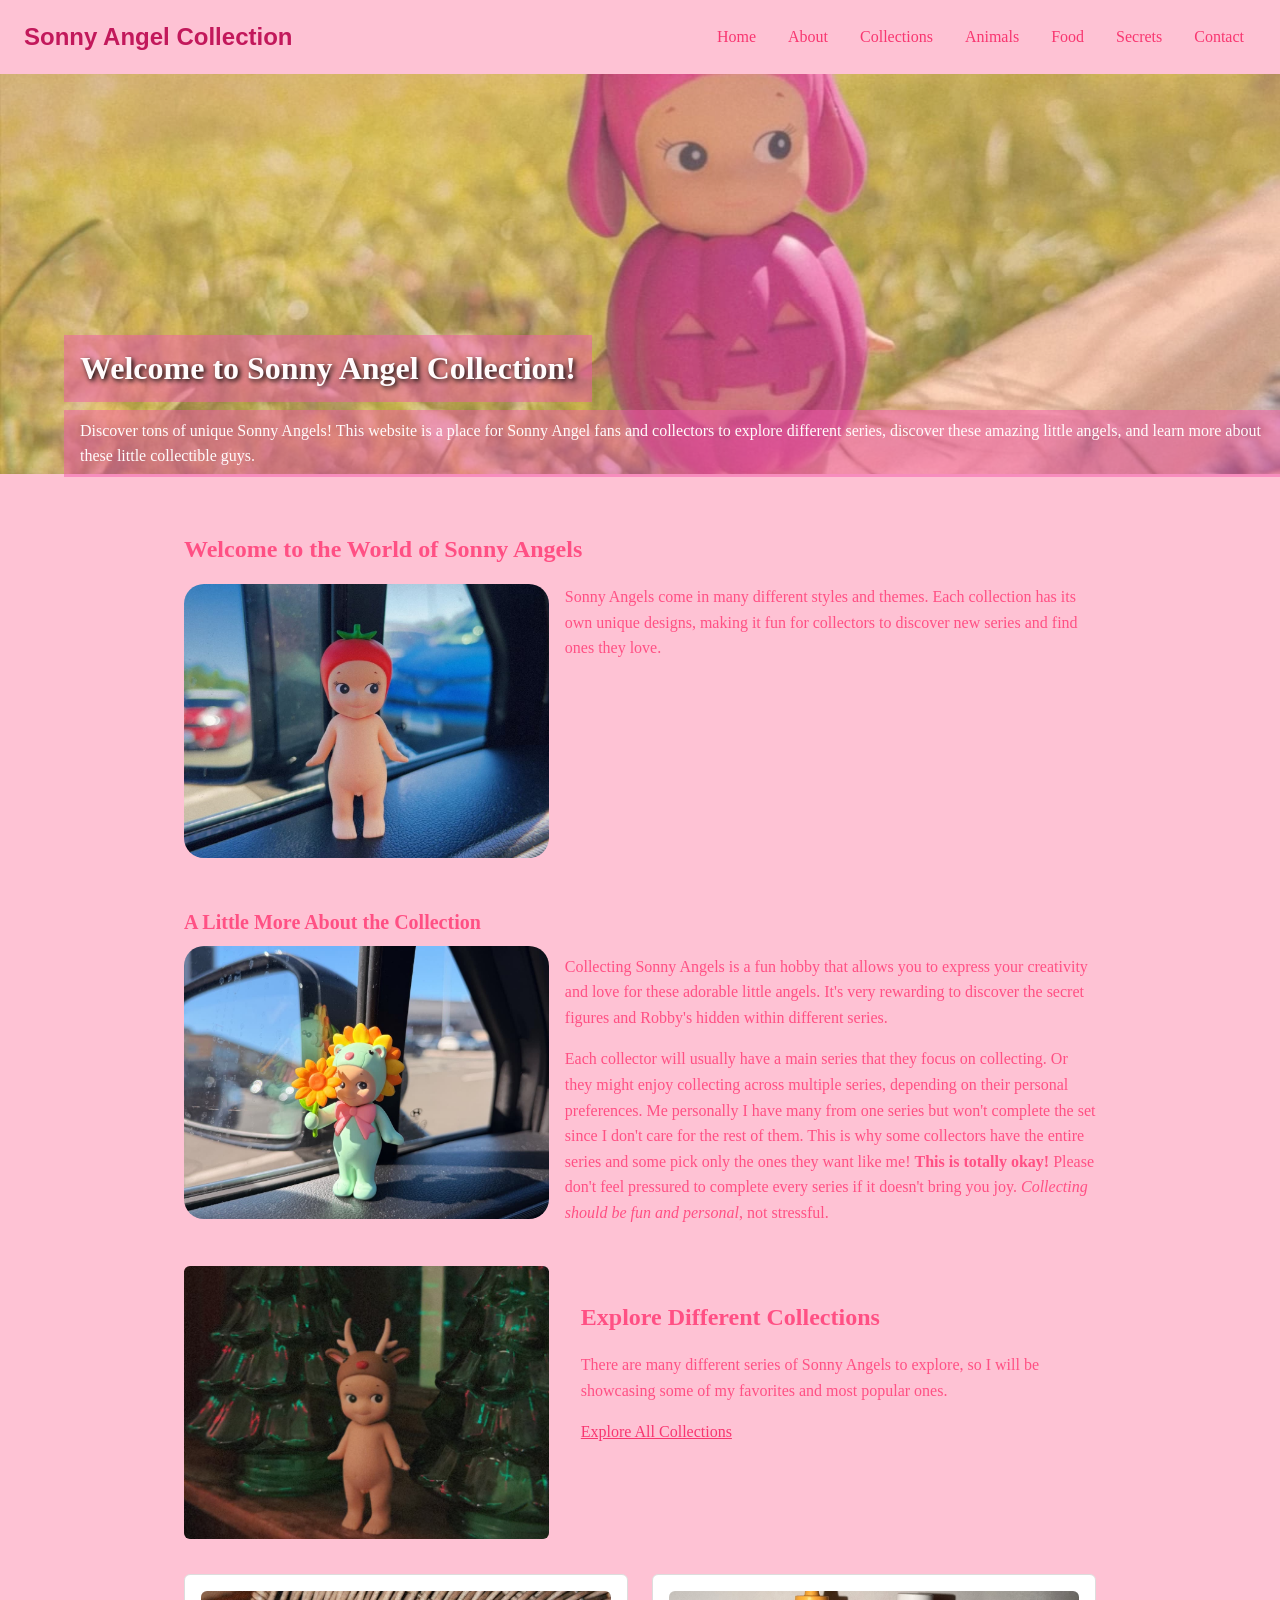
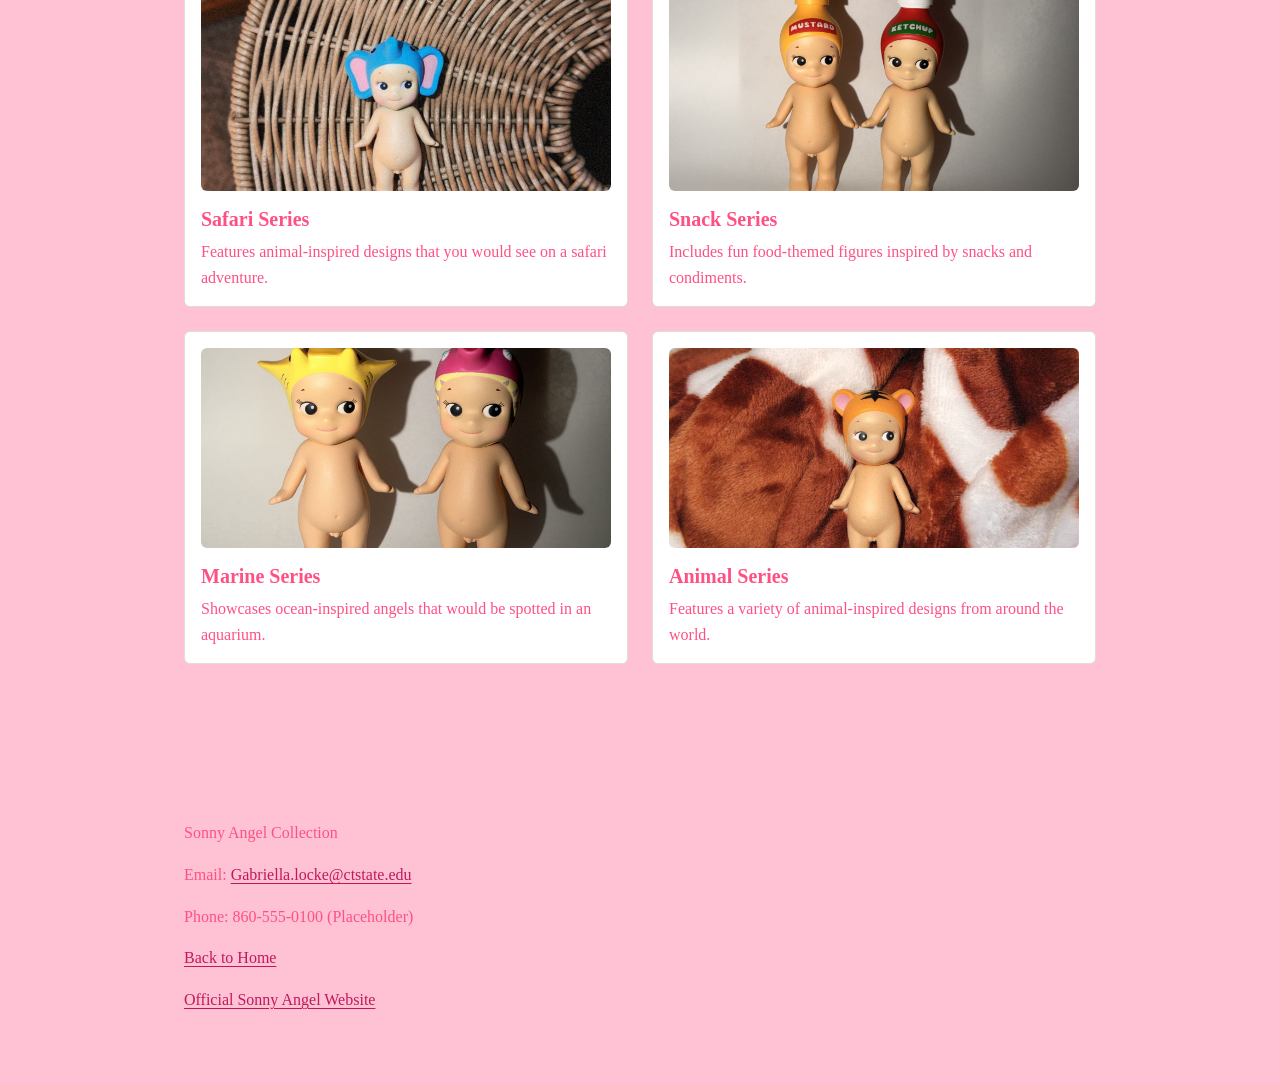
<file: index.html>
<!DOCTYPE html>
<html lang="en">
<head>
  <meta charset="UTF-8">
  <meta name="viewport" content="width=device-width, initial-scale=1">
  <title>Home | Sonny Angel Collection</title>
  <link rel="stylesheet" href="css/style.css">
  <script src="js/include.js" defer></script>
</head>
<body>

  <!-- PAGE TOP: shared header gets inserted here -->
<div id="page-top"></div>
  <main class="page-main">

    <div class="hero">
      <img class="hero-image" src="images/sunny-lop.jpg" alt="Sonny Angel wearing a sunny lop rabbit costume">
     <h1 class="hero-title">Welcome to Sonny Angel Collection!</h1>
      <p class="hero-text">Discover tons of unique Sonny Angels! This website is a place for Sonny Angel fans and collectors to explore different series, discover these amazing little angels, and learn more about these little collectible guys.</p>
    </div>

    <div class="wrapper">

      <!-- TEXT BLOCK: heading + paragraph -->
      <section class="text-block">
        <h2 class="section-title">Welcome to the World of Sonny Angels</h2>

        <p>
          <img class="image-inline rounded-image"
               src="images/tomato-sonny.jpg"
               alt="Tomato-themed Sonny Angel figure">
           Sonny Angels come in many different styles and themes. Each collection
  has its own unique designs, making it fun for collectors to discover
  new series and find ones they love.
        </p>
      </section>

      <!-- TEXT BLOCK: subheading + body paragraphs -->
      <section class="text-block">
        <h3 class="section-title">A Little More About the Collection</h3>

        <img class="image-inline rounded-image"
             src="images/flower-sonny.jpg"
             alt="Flower-themed Sonny Angel figure">

        <p>Collecting Sonny Angels is a fun hobby that allows you to express your creativity and love for these adorable little angels. It's very rewarding to discover the secret figures and Robby's hidden within different series.</p>

        <p>
          Each collector will usually have a main series that they focus on collecting. Or they might enjoy collecting across multiple series, depending on their personal preferences. Me personally I have many from one series but won't complete the set since I don't care for the rest of them. This is why some collectors have the entire series and some pick only the ones they want like me!
          <strong>This is totally okay!</strong> Please don't feel pressured to complete every series if it doesn't bring you joy.
          <em>Collecting should be fun and personal</em>, not stressful.
        </p>
      </section>

<!-- FLEX CONTAINER: image + text side by side -->
      <section class="flex-row">
        <img class="flex-media rounded-image"
             src="images/reindeer.jpg"
             alt="Sonny Angel reindeer">

        <div class="flex-text">
          <h2 class="section-title">Explore Different Collections</h2>
          <p>There are many different series of Sonny Angels to explore, so I will be showcasing some of my favorites and most popular ones.</p>
          <p><a href="collections.html">Explore All Collections</a></p>
        </div>
      </section>

      <!-- GRID CONTAINER: image + text cards -->
      <section class="card-grid">

        <div class="card">
          <img class="card-image rounded-image" src="images/elephant.jpg" alt="elephant sonny angel">
          <h3 class="card-title">Safari Series</h3>
          <p class="card-text">Features animal-inspired designs that you would see on a safari adventure.</p>
        </div>

        <div class="card">
          <img class="card-image rounded-image" src="images/k-and-m.jpg" alt="ketchup and mustard sonny angel">
          <h3 class="card-title">Snack Series</h3>
          <p class="card-text">Includes fun food-themed figures inspired by snacks and condiments.</p>
        </div>

        <div class="card">
          <img class="card-image rounded-image" src="images/sea-sonny.jpg" alt="sea sonny angel">
          <h3 class="card-title">Marine Series</h3>
          <p class="card-text">Showcases ocean-inspired angels that would be spotted in an aquarium.</p>
        </div>

        <div class="card">
          <img class="card-image rounded-image" src="images/tiger.jpg" alt="tiger sonny angel">
          <h3 class="card-title">Animal Series</h3>
          <p class="card-text">Features a variety of animal-inspired designs from around the world.</p>
        </div>

      </section>

    </div>
   </main>

  <!-- PAGE BOTTOM: shared footer gets inserted here -->
  <div id="page-bottom"></div>

</body>
</html>
</file>
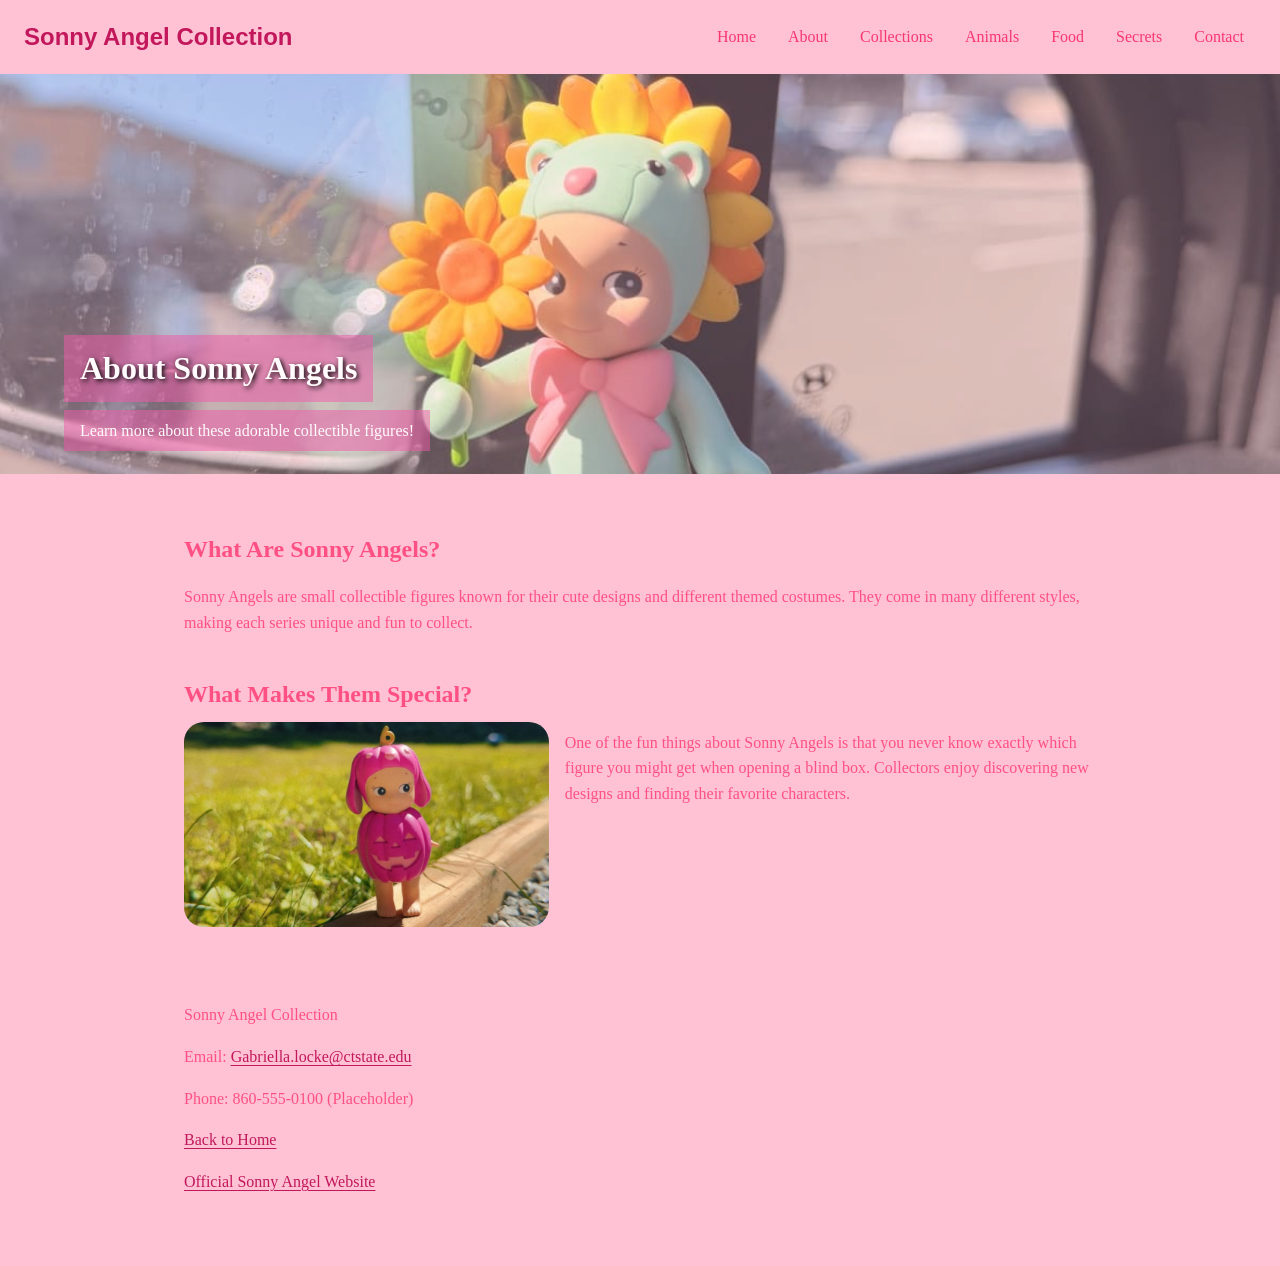
<file: about.html>
<!DOCTYPE html>
<html lang="en">
<head>
  <meta charset="UTF-8">
  <meta name="viewport" content="width=device-width, initial-scale=1.0">
  <title>About | Sonny Angel Collection</title>
  <link rel="stylesheet" href="css/style.css">
  <script src="js/include.js" defer></script>
</head>
<body>

  <!-- PAGE TOP: shared header -->
  <div id="page-top"></div>

  <main class="page-main">

  <div class="hero">
    <img class="hero-image" src="images/flower-sonny.jpg" alt="Flower-themed Sonny Angel figure">
    <h1 class="hero-title">About Sonny Angels</h1>
    <p class="hero-text">Learn more about these adorable collectible figures!</p>
  </div>

  <div class="wrapper">

    <section class="text-block">
      <h2 class="section-title">What Are Sonny Angels?</h2>

      <p>
        Sonny Angels are small collectible figures known for their cute
        designs and different themed costumes. They come in many different
        styles, making each series unique and fun to collect.
      </p>
    </section>

    <section class="text-block">
      <h2 class="section-title">What Makes Them Special?</h2>

      <img class="image-inline rounded-image"
           src="images/sunny-lop.jpg"
           alt="Sonny Angel wearing a rabbit costume">

      <p>
        One of the fun things about Sonny Angels is that you never know
        exactly which figure you might get when opening a blind box.
        Collectors enjoy discovering new designs and finding their
        favorite characters.
      </p>
    </section>

  </div>
</main>

  <!-- PAGE BOTTOM: shared footer -->
  <div id="page-bottom"></div>

</body>
</html>
</file>
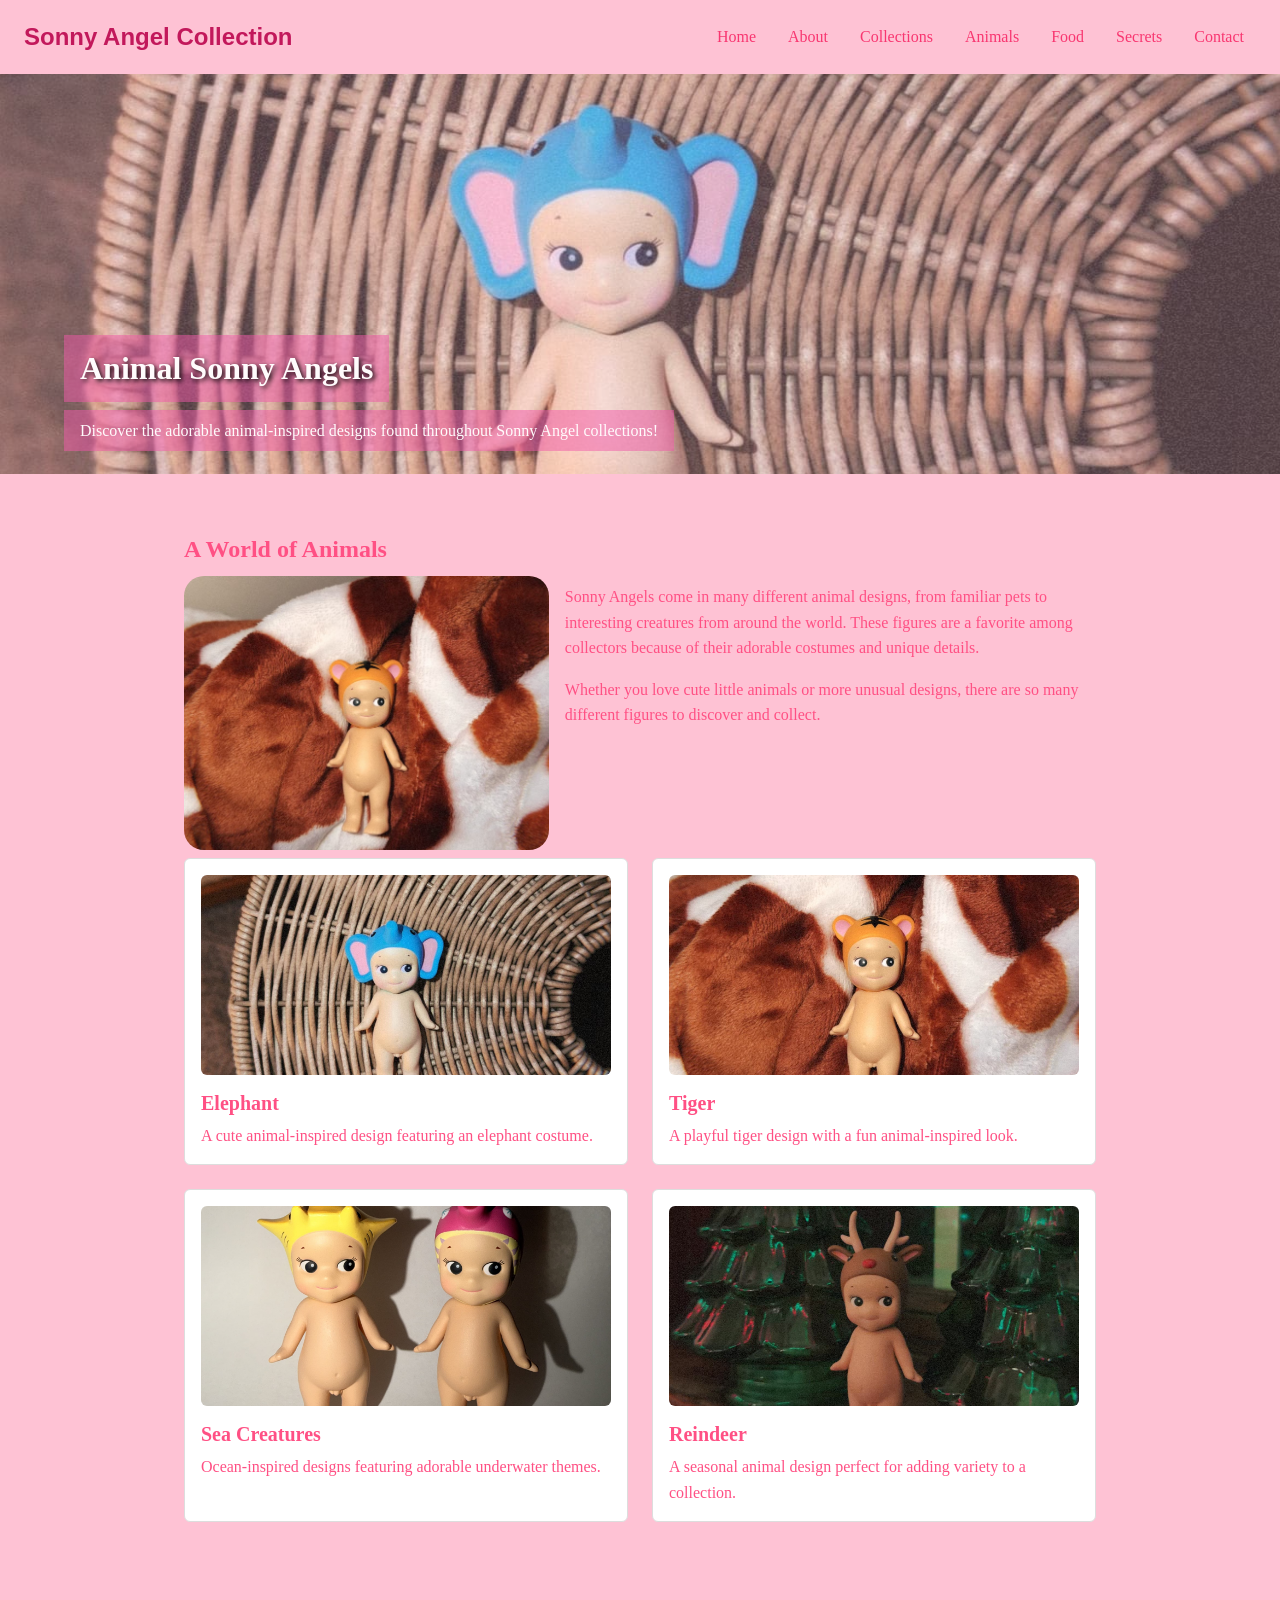
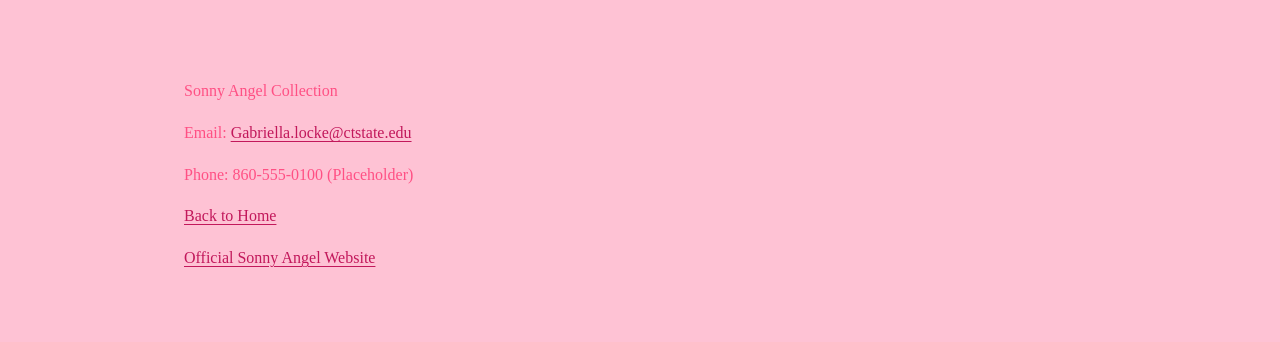
<file: animals.html>
<!DOCTYPE html>
<html lang="en">
<head>
  <meta charset="UTF-8">
  <meta name="viewport" content="width=device-width, initial-scale=1.0">
  <title>Animals | Sonny Angel Collection</title>
  <link rel="stylesheet" href="css/style.css">
  <script src="js/include.js" defer></script>
</head>
<body>

  <!-- PAGE TOP: shared header -->
  <div id="page-top"></div>

 <main class="page-main">

  <div class="hero">
    <img class="hero-image" src="images/elephant.jpg" alt="Sonny Angel dressed as an elephant">
    <h1 class="hero-title">Animal Sonny Angels</h1>
    <p class="hero-text">Discover the adorable animal-inspired designs found throughout Sonny Angel collections!</p>
  </div>

  <div class="wrapper">

    <section class="text-block">
      <h2 class="section-title">A World of Animals</h2>

      <img class="image-inline rounded-image"
           src="images/tiger.jpg"
           alt="Sonny Angel dressed as a tiger">

      <p>
        Sonny Angels come in many different animal designs, from familiar
        pets to interesting creatures from around the world. These figures
        are a favorite among collectors because of their adorable costumes
        and unique details.
      </p>

      <p>
        Whether you love cute little animals or more unusual designs,
        there are so many different figures to discover and collect.
      </p>
    </section>

    <section class="card-grid">

      <div class="card">
        <img class="card-image rounded-image" src="images/elephant.jpg" alt="Sonny Angel dressed as an elephant">
        <h3 class="card-title">Elephant</h3>
        <p class="card-text">A cute animal-inspired design featuring an elephant costume.</p>
      </div>

      <div class="card">
        <img class="card-image rounded-image" src="images/tiger.jpg" alt="Sonny Angel dressed as a tiger">
        <h3 class="card-title">Tiger</h3>
        <p class="card-text">A playful tiger design with a fun animal-inspired look.</p>
      </div>

      <div class="card">
        <img class="card-image rounded-image" src="images/sea-sonny.jpg" alt="Ocean-themed Sonny Angel">
        <h3 class="card-title">Sea Creatures</h3>
        <p class="card-text">Ocean-inspired designs featuring adorable underwater themes.</p>
      </div>

      <div class="card">
        <img class="card-image rounded-image" src="images/reindeer.jpg" alt="Sonny Angel dressed as a reindeer">
        <h3 class="card-title">Reindeer</h3>
        <p class="card-text">A seasonal animal design perfect for adding variety to a collection.</p>
      </div>

    </section>

  </div>
</main>

  <!-- PAGE BOTTOM: shared footer -->
  <div id="page-bottom"></div>

</body>
</html>
</file>
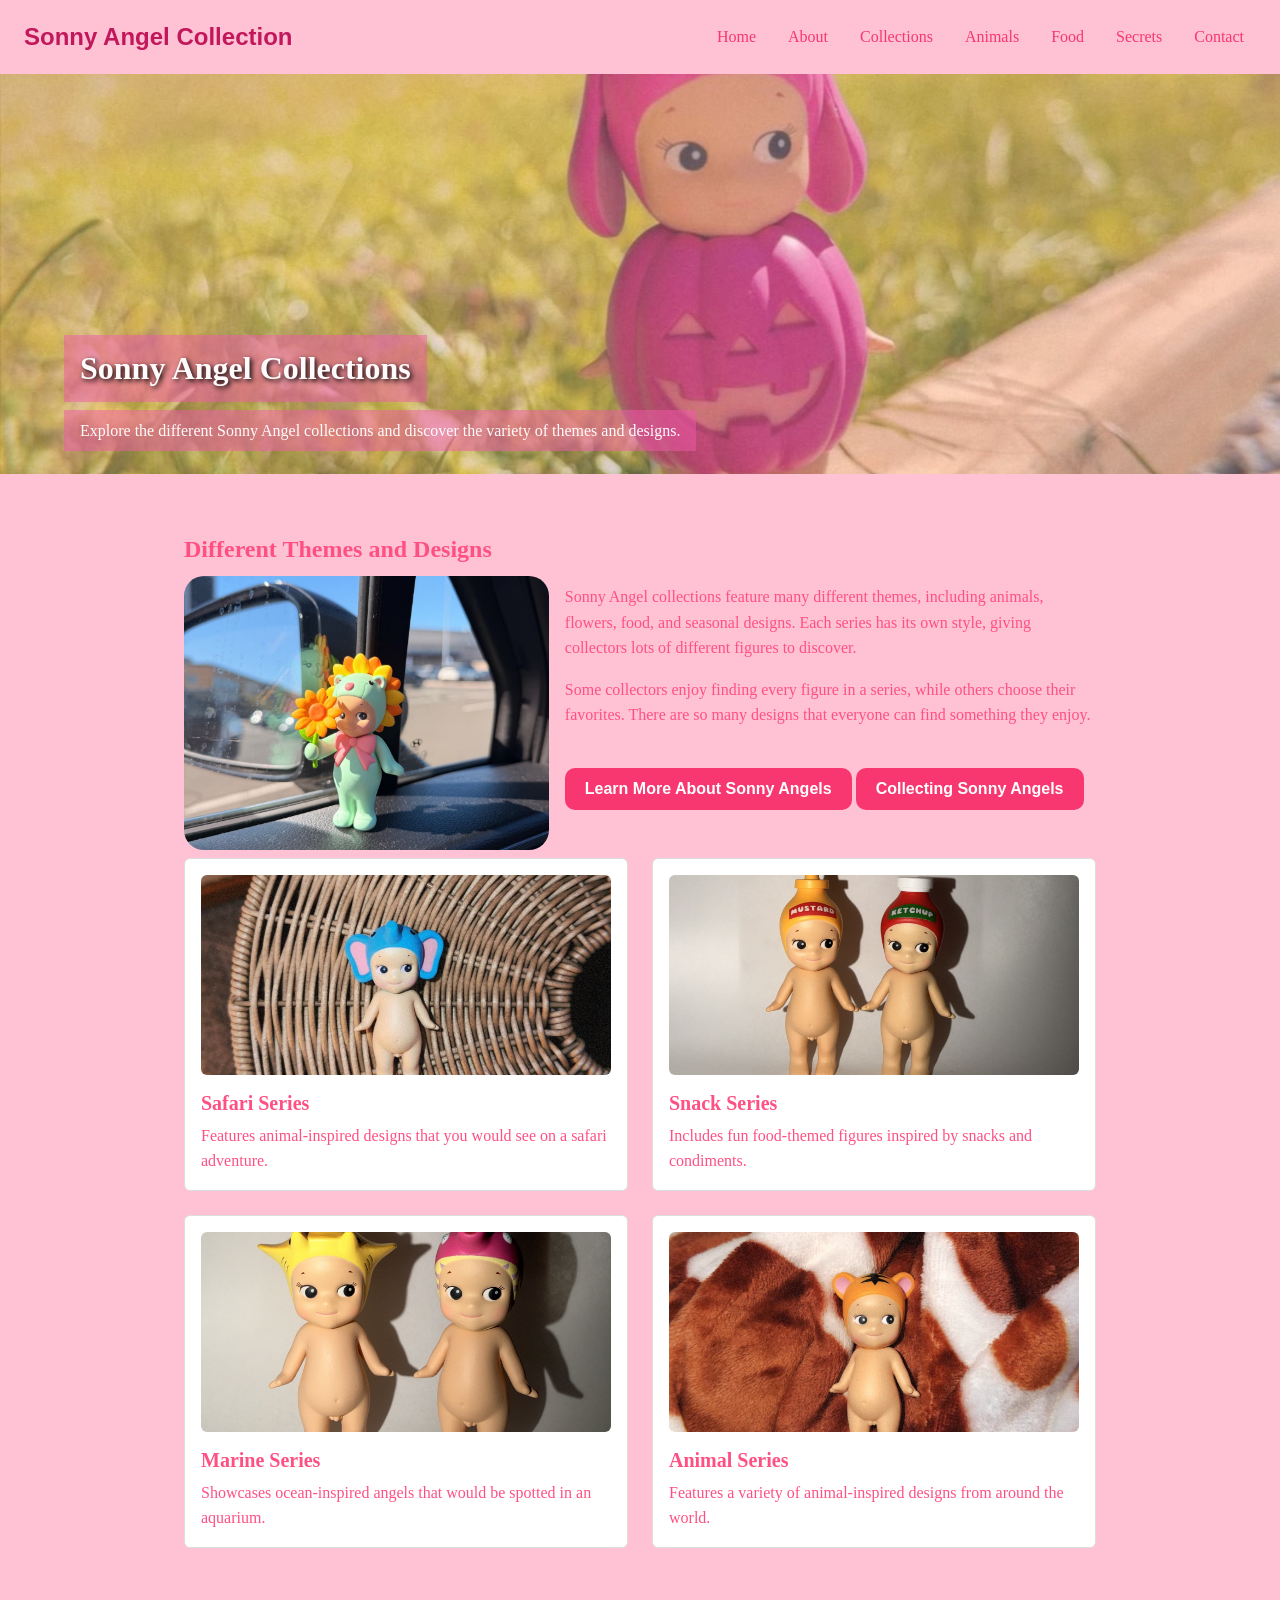
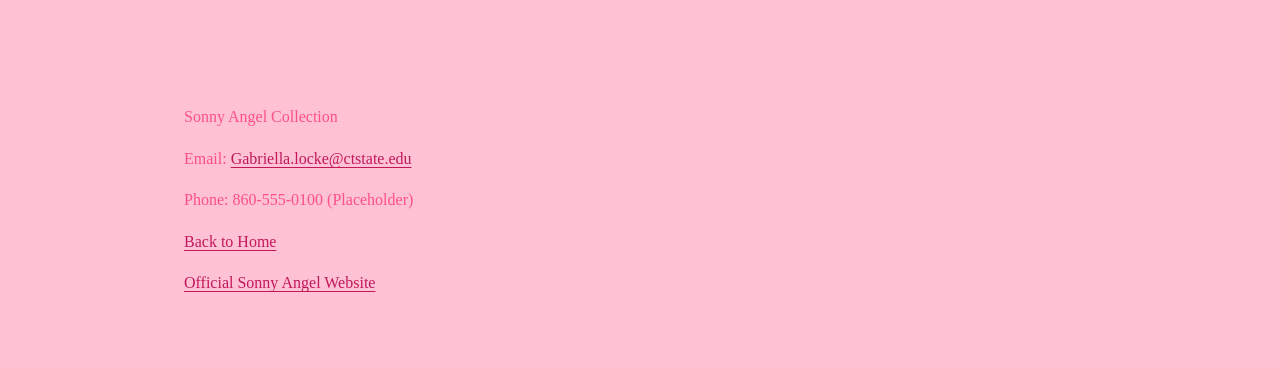
<file: collections.html>
<!DOCTYPE html>
<html lang="en">
<head>
  <meta charset="UTF-8">
  <meta name="viewport" content="width=device-width, initial-scale=1">
  <title>Collections | Sonny Angel Collection</title>
  <link rel="stylesheet" href="css/style.css">
  <script src="js/include.js" defer></script>
</head>
<body>

  <!-- PAGE TOP: shared header gets inserted here -->
  <div id="page-top"></div>

  <main class="page-main">

    <div class="hero">
      <img class="hero-image" src="images/sunny-lop.jpg" alt="Sonny Angel wearing a rabbit costume">
      <h1 class="hero-title">Sonny Angel Collections</h1>
      <p class="hero-text">Explore the different Sonny Angel collections and discover the variety of themes and designs.</p>
    </div>

    <div class="wrapper">

      <!-- TEXT BLOCK: heading + paragraph -->
      <section class="text-block">
        <h2 class="section-title">Different Themes and Designs</h2>

        <img class="image-inline rounded-image"
             src="images/flower-sonny.jpg"
             alt="Flower-themed Sonny Angel figure">

        <p>
          Sonny Angel collections feature many different themes, including
          animals, flowers, food, and seasonal designs. Each series has its
          own style, giving collectors lots of different figures to discover.
        </p>

        <p>
          Some collectors enjoy finding every figure in a series, while others
          choose their favorites. There are so many designs that everyone can
          find something they enjoy.
        </p>
      
      </section>

      <!-- INFORMATION POP-UP BUTTON -->
      <button type="button" class="pop-button" popovertarget="info-sonny-angels">
        Learn More About Sonny Angels
      </button>

      <!-- INFORMATION POP-UP -->
      <div id="info-sonny-angels" class="pop-info" popover>
        <h3>About Sonny Angels</h3>
        <p>
          Sonny Angels are collectible figures that come in many different
          themes, costumes, and designs. Each series offers something unique,
          from adorable animals and colorful flowers to fun food-inspired
          characters.
        </p>
        <p>
          Part of the fun of collecting Sonny Angels is discovering new
          series, finding favorite designs, and sharing your collection
          with other collectors!
        </p>
        <button type="button" class="pop-close"
                popovertarget="info-sonny-angels"
                popovertargetaction="hide">
          Close
        </button>
      </div>

<button type="button" class="pop-button"
        popovertarget="info-collecting">
  Collecting Sonny Angels
</button>

<div id="info-collecting" class="pop-info" popover>
  <h3>The Fun of Collecting</h3>
  <p>
    Collecting Sonny Angels is a fun way to discover different
    characters and series. Each figure has its own unique design,
    making every new addition exciting.
  </p>
  <p>
    Many collectors enjoy trading figures, displaying their
    favorites, and searching for rare designs to add to their
    collections.
  </p>
  <button type="button" class="pop-close"
          popovertarget="info-collecting"
          popovertargetaction="hide">
    Close
  </button>
</div>
      <!-- GRID CONTAINER: image + text cards -->
      <section class="card-grid">

        <!-- ELEPHANT CARD -->
        <div class="card">
          <button type="button" class="pop-thumb" popovertarget="pop-elephant"></button>
            <img class="card-image rounded-image"
                 src="images/elephant.jpg"
                 alt="Sonny Angel dressed as an elephant">
          </button>

          <h3 class="card-title">Safari Series</h3>
          <p class="card-text">Features animal-inspired designs that you would see on a safari adventure.</p>

          <div id="pop-elephant" class="pop-up" popover>
            <img src="images/elephant.jpg"
                 alt="Sonny Angel dressed as an elephant">
          </div>
        </div>

        <!-- KETCHUP AND MUSTARD CARD -->
        <div class="card">
          <button type="button" class="pop-thumb" popovertarget="pop-ketchup-mustard"></button>
            <img class="card-image rounded-image"
                 src="images/k-and-m.jpg"
                 alt="Sonny Angel dressed as ketchup and mustard">
          </button>

          <h3 class="card-title">Snack Series</h3>
          <p class="card-text">Includes fun food-themed figures inspired by snacks and condiments.</p>

          <div id="pop-ketchup-mustard" class="pop-up" popover>
            <img src="images/k-and-m.jpg"
                 alt="Sonny Angel dressed as ketchup and mustard">
          </div>
        </div>

        <!-- SEA CREATURE CARD -->
        <div class="card">
          <button type="button" class="pop-thumb" popovertarget="pop-sea-creature"></button>
            <img class="card-image rounded-image"
                 src="images/sea-sonny.jpg"
                 alt="Sonny Angel dressed as a sea creature">
          </button>

          <h3 class="card-title">Marine Series</h3>
          <p class="card-text">Showcases ocean-inspired angels that would be spotted in an aquarium.</p>

          <div id="pop-sea-creature" class="pop-up" popover>
            <img src="images/sea-sonny.jpg"
                 alt="Sonny Angel dressed as a sea creature">
          </div>
        </div>

        <!-- TIGER CARD -->
        <div class="card">
          <button type="button" class="pop-thumb" popovertarget="pop-tiger"></button>
            <img class="card-image rounded-image"
                 src="images/tiger.jpg"
                 alt="Sonny Angel dressed as a tiger">
          </button>

          <h3 class="card-title">Animal Series</h3>
          <p class="card-text">Features a variety of animal-inspired designs from around the world.</p>

          <div id="pop-tiger" class="pop-up" popover>
            <img src="images/tiger.jpg"
                 alt="Sonny Angel dressed as a tiger">
          </div>
        </div>

      </section>

    </div>
  </main>

  <!-- PAGE BOTTOM: shared footer gets inserted here -->
  <div id="page-bottom"></div>
</file>
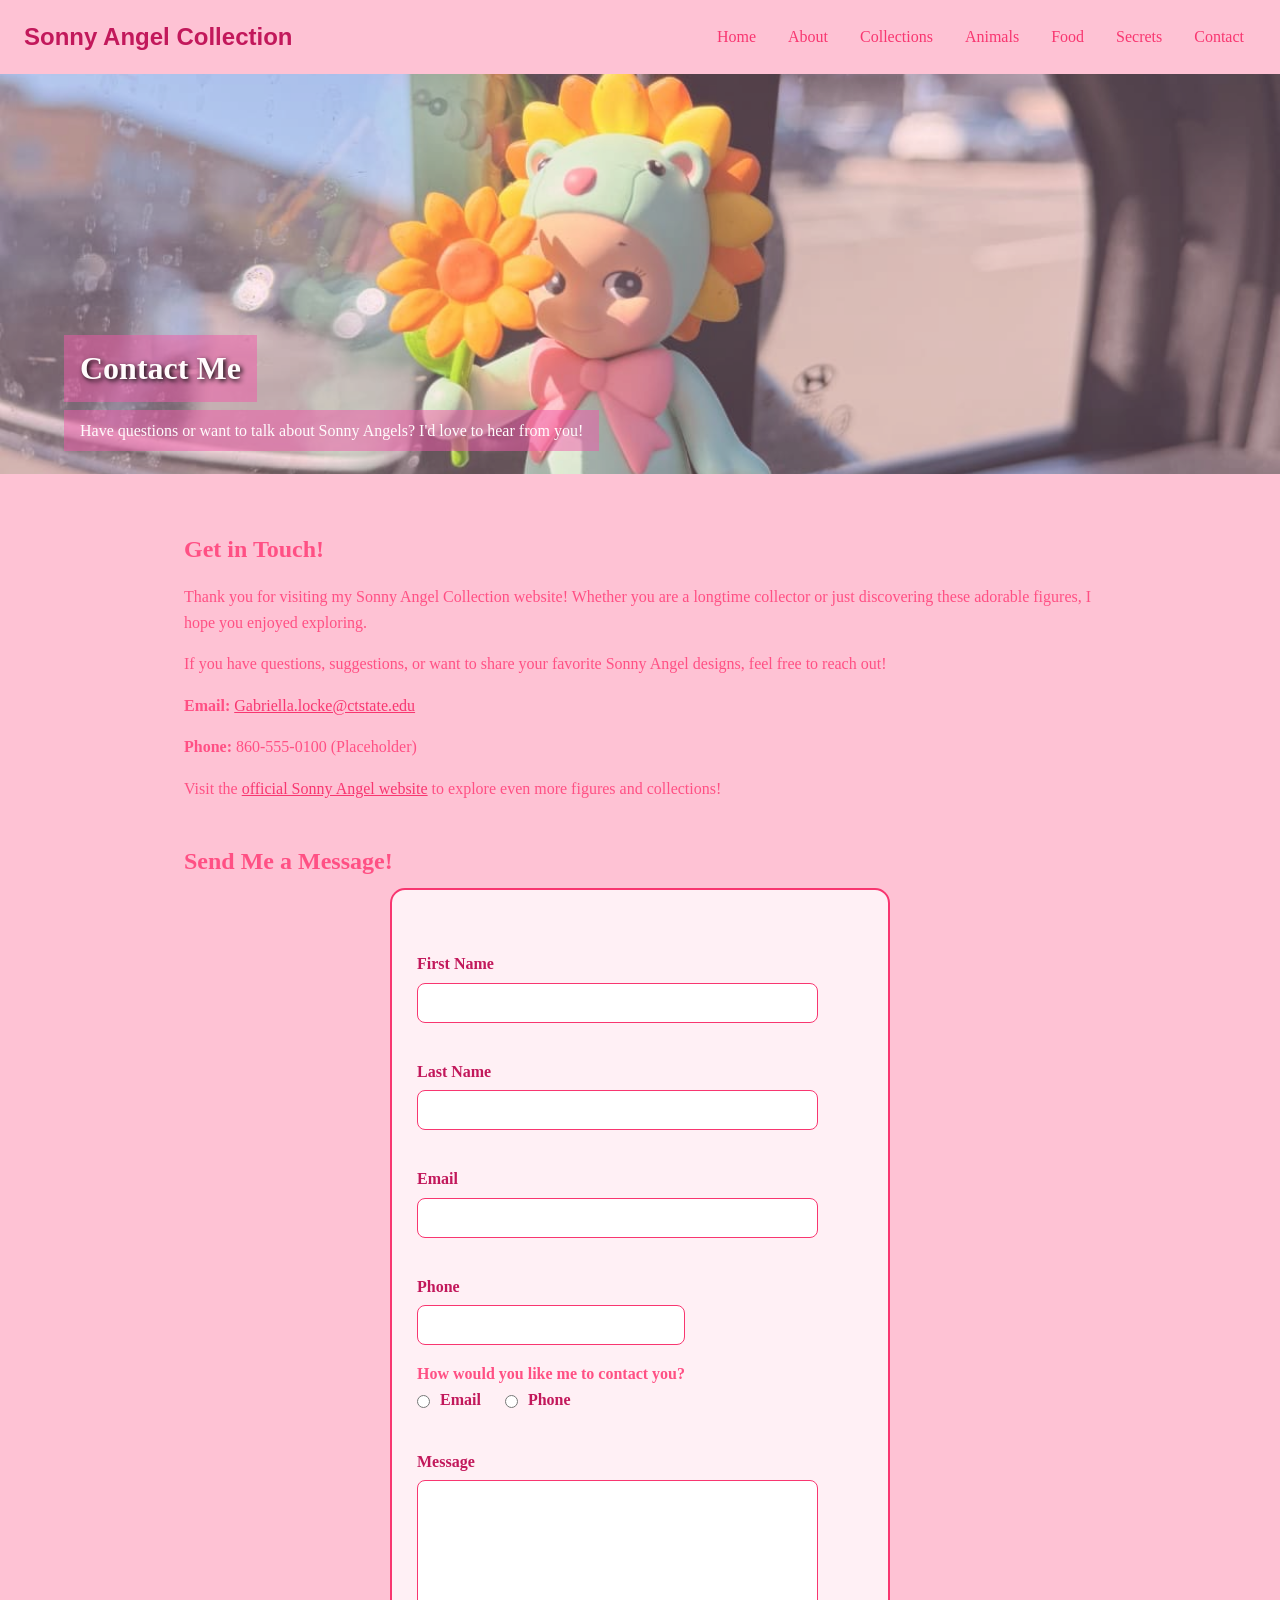
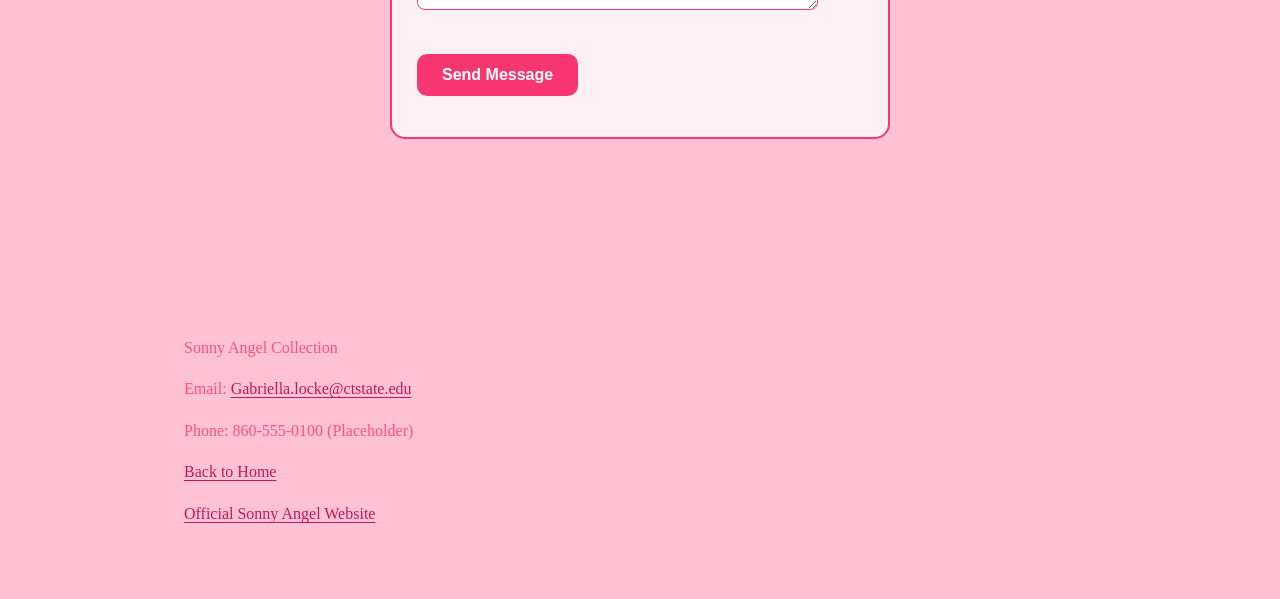
<file: contact.html>
<!DOCTYPE html>
<html lang="en">
<head>
  <meta charset="UTF-8">
  <meta name="viewport" content="width=device-width, initial-scale=1.0">
  <title>Contact | Sonny Angel Collection</title>
  <link rel="stylesheet" href="css/style.css">
  <script src="js/include.js" defer></script>
</head>
<body>

  <!-- PAGE TOP: shared header -->
  <div id="page-top"></div>

  <main class="page-main">

    <div class="hero">
      <img class="hero-image" src="images/flower-sonny.jpg" alt="Flower-themed Sonny Angel figure">
      <h1 class="hero-title">Contact Me</h1>
      <p class="hero-text">Have questions or want to talk about Sonny Angels? I'd love to hear from you!</p>
    </div>

    <div class="wrapper">

      <section class="text-block">
        <h2 class="section-title">Get in Touch!</h2>

        <p>
          Thank you for visiting my Sonny Angel Collection website!
          Whether you are a longtime collector or just discovering
          these adorable figures, I hope you enjoyed exploring.
        </p>

        <p>
          If you have questions, suggestions, or want to share your
          favorite Sonny Angel designs, feel free to reach out!
        </p>

        <p>
          <strong>Email:</strong>
          <a href="mailto:Gabriella.locke@ctstate.edu">Gabriella.locke@ctstate.edu</a>
        </p>

        <p>
          <strong>Phone:</strong> 860-555-0100 (Placeholder)
        </p>

        <p>
          Visit the <a href="https://www.sonnyangel.com/en/" target="_blank" rel="noopener noreferrer">official Sonny Angel website</a> to explore even more figures and collections!
        </p>

      </section>

      <section class="text-block">
        <h2 class="section-title">Send Me a Message!</h2>

        <form action="https://formspree.io/f/xzerrbbv" method="POST" id="contact-form">

          <p>
            <label for="first-name">First Name</label>
            <input type="text" id="first-name" name="first-name">
          </p>

          <p>
            <label for="last-name">Last Name</label>
            <input type="text" id="last-name" name="last-name">
          </p>

          <p>
            <label for="email">Email</label>
            <input type="email" id="email" name="email" required>
          </p>

          <p>
            <label for="phone">Phone</label>
            <input type="tel" id="phone" name="phone" class="phone">
          </p>

<p>
  <strong>How would you like me to contact you?</strong><br>

  <input type="radio" id="contact-email" name="contact-method" value="Email" required>
  <label for="contact-email">Email</label>

  <input type="radio" id="contact-phone" name="contact-method" value="Phone">
  <label for="contact-phone">Phone</label>
</p>

          <p>
            <label for="message">Message</label>
            <textarea id="message" name="message" rows="6" cols="40"></textarea>
          </p>

          <p>
            <button type="submit">Send Message</button>
          </p>

        </form>
      </section>

    </div>
  </main>

  <!-- PAGE BOTTOM: shared footer -->
  <div id="page-bottom"></div>

</body>
</html>
</file>
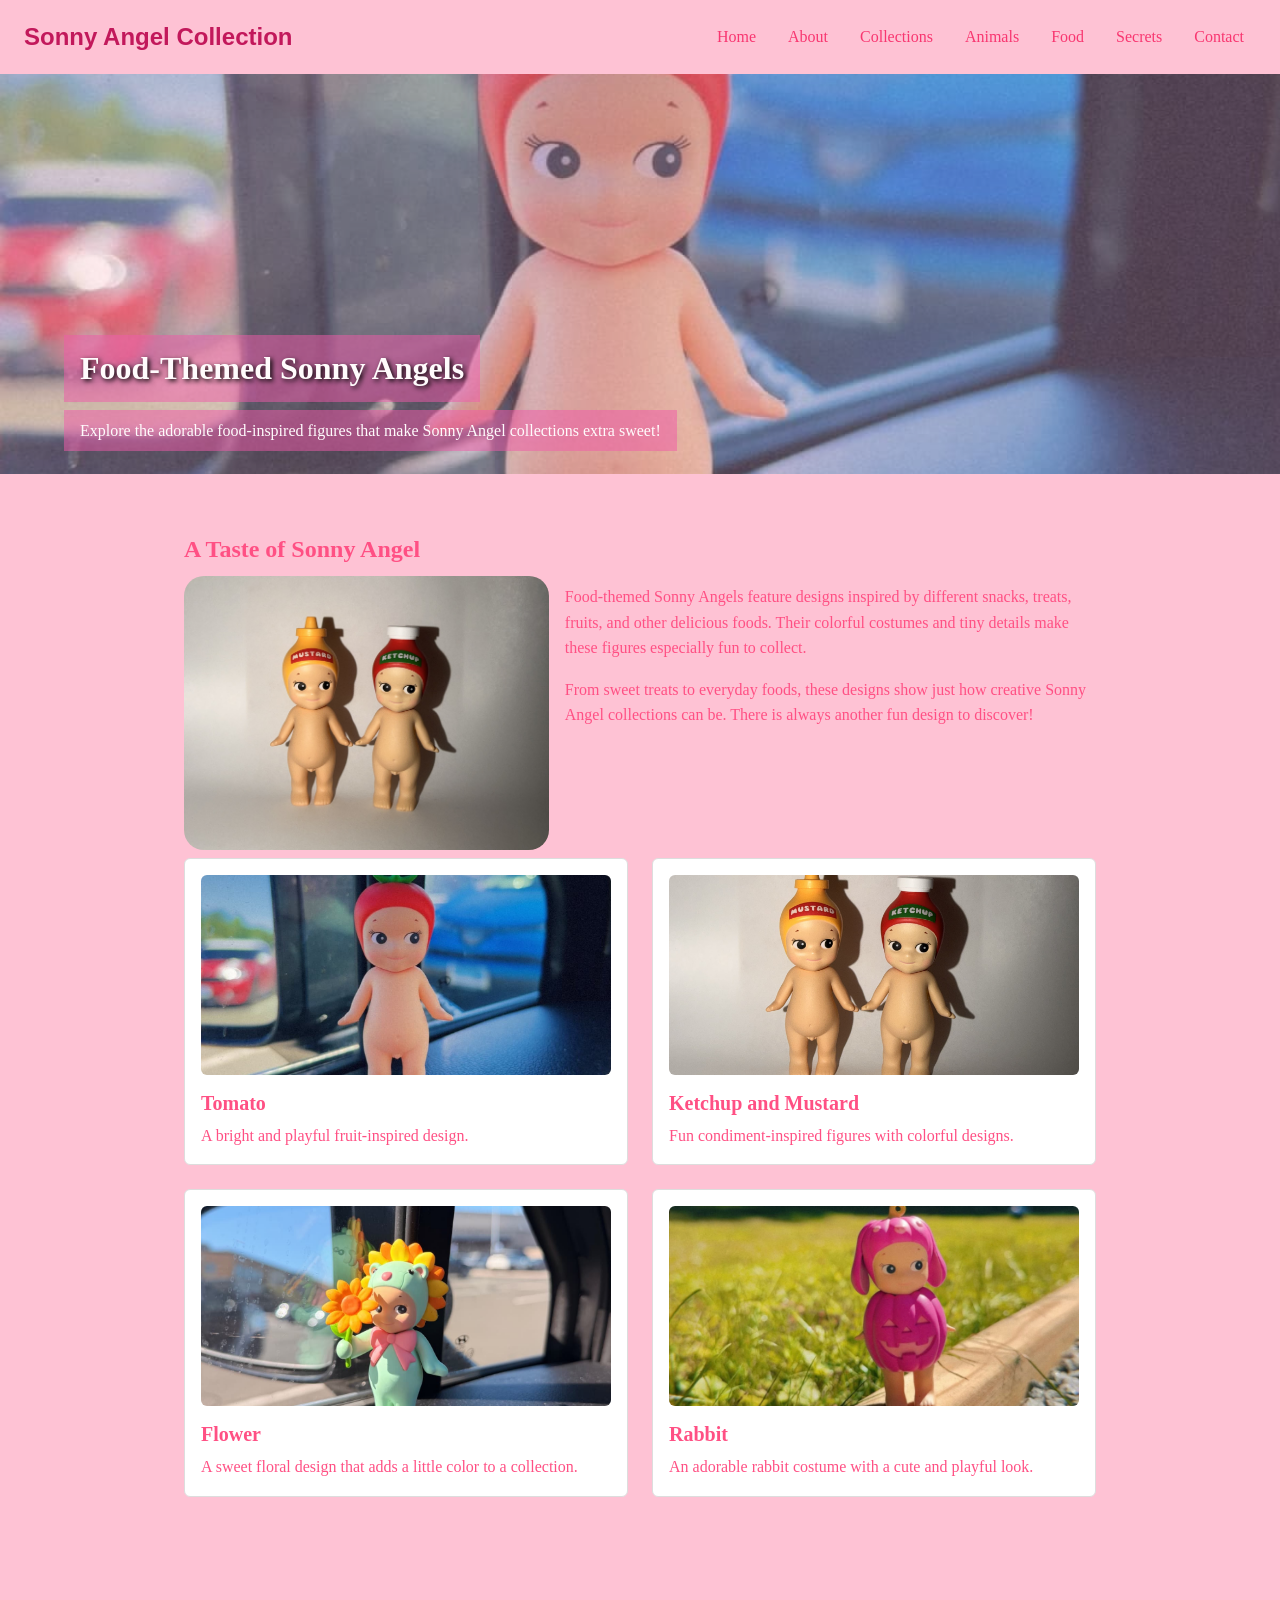
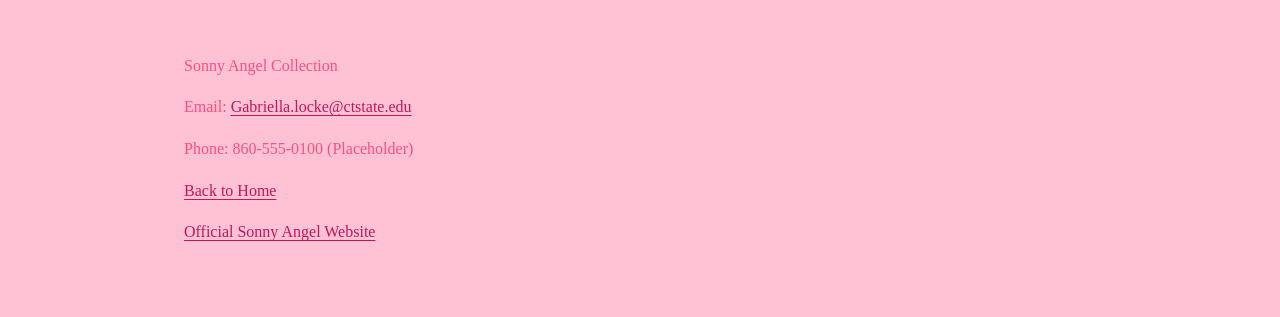
<file: food.html>
<!DOCTYPE html>
<html lang="en">
<head>
  <meta charset="UTF-8">
  <meta name="viewport" content="width=device-width, initial-scale=1.0">
  <title>Food | Sonny Angel Collection</title>
  <link rel="stylesheet" href="css/style.css">
  <script src="js/include.js" defer></script>
</head>
<body>

  <!-- PAGE TOP: shared header -->
  <div id="page-top"></div>

  <main class="page-main">

  <div class="hero">
    <img class="hero-image" src="images/tomato-sonny.jpg" alt="Sonny Angel dressed as a tomato">
    <h1 class="hero-title">Food-Themed Sonny Angels</h1>
    <p class="hero-text">Explore the adorable food-inspired figures that make Sonny Angel collections extra sweet!</p>
  </div>

  <div class="wrapper">

    <section class="text-block">
      <h2 class="section-title">A Taste of Sonny Angel</h2>

      <img class="image-inline rounded-image"
           src="images/k-and-m.jpg"
           alt="Sonny Angel ketchup and mustard figures">

      <p>
        Food-themed Sonny Angels feature designs inspired by different
        snacks, treats, fruits, and other delicious foods. Their colorful
        costumes and tiny details make these figures especially fun to collect.
      </p>

      <p>
        From sweet treats to everyday foods, these designs show just how
        creative Sonny Angel collections can be. There is always another
        fun design to discover!
      </p>
    </section>

    <section class="card-grid">

      <div class="card">
        <img class="card-image rounded-image" src="images/tomato-sonny.jpg" alt="Sonny Angel dressed as a tomato">
        <h3 class="card-title">Tomato</h3>
        <p class="card-text">A bright and playful fruit-inspired design.</p>
      </div>

      <div class="card">
        <img class="card-image rounded-image" src="images/k-and-m.jpg" alt="Sonny Angel ketchup and mustard figures">
        <h3 class="card-title">Ketchup and Mustard</h3>
        <p class="card-text">Fun condiment-inspired figures with colorful designs.</p>
      </div>

      <div class="card">
        <img class="card-image rounded-image" src="images/flower-sonny.jpg" alt="Sonny Angel dressed as a flower">
        <h3 class="card-title">Flower</h3>
        <p class="card-text">A sweet floral design that adds a little color to a collection.</p>
      </div>

      <div class="card">
        <img class="card-image rounded-image" src="images/sunny-lop.jpg" alt="Sonny Angel dressed as a rabbit">
        <h3 class="card-title">Rabbit</h3>
        <p class="card-text">An adorable rabbit costume with a cute and playful look.</p>
      </div>

    </section>

  </div>
</main>

  <!-- PAGE BOTTOM: shared footer -->
  <div id="page-bottom"></div>

</body>
</html>
</file>
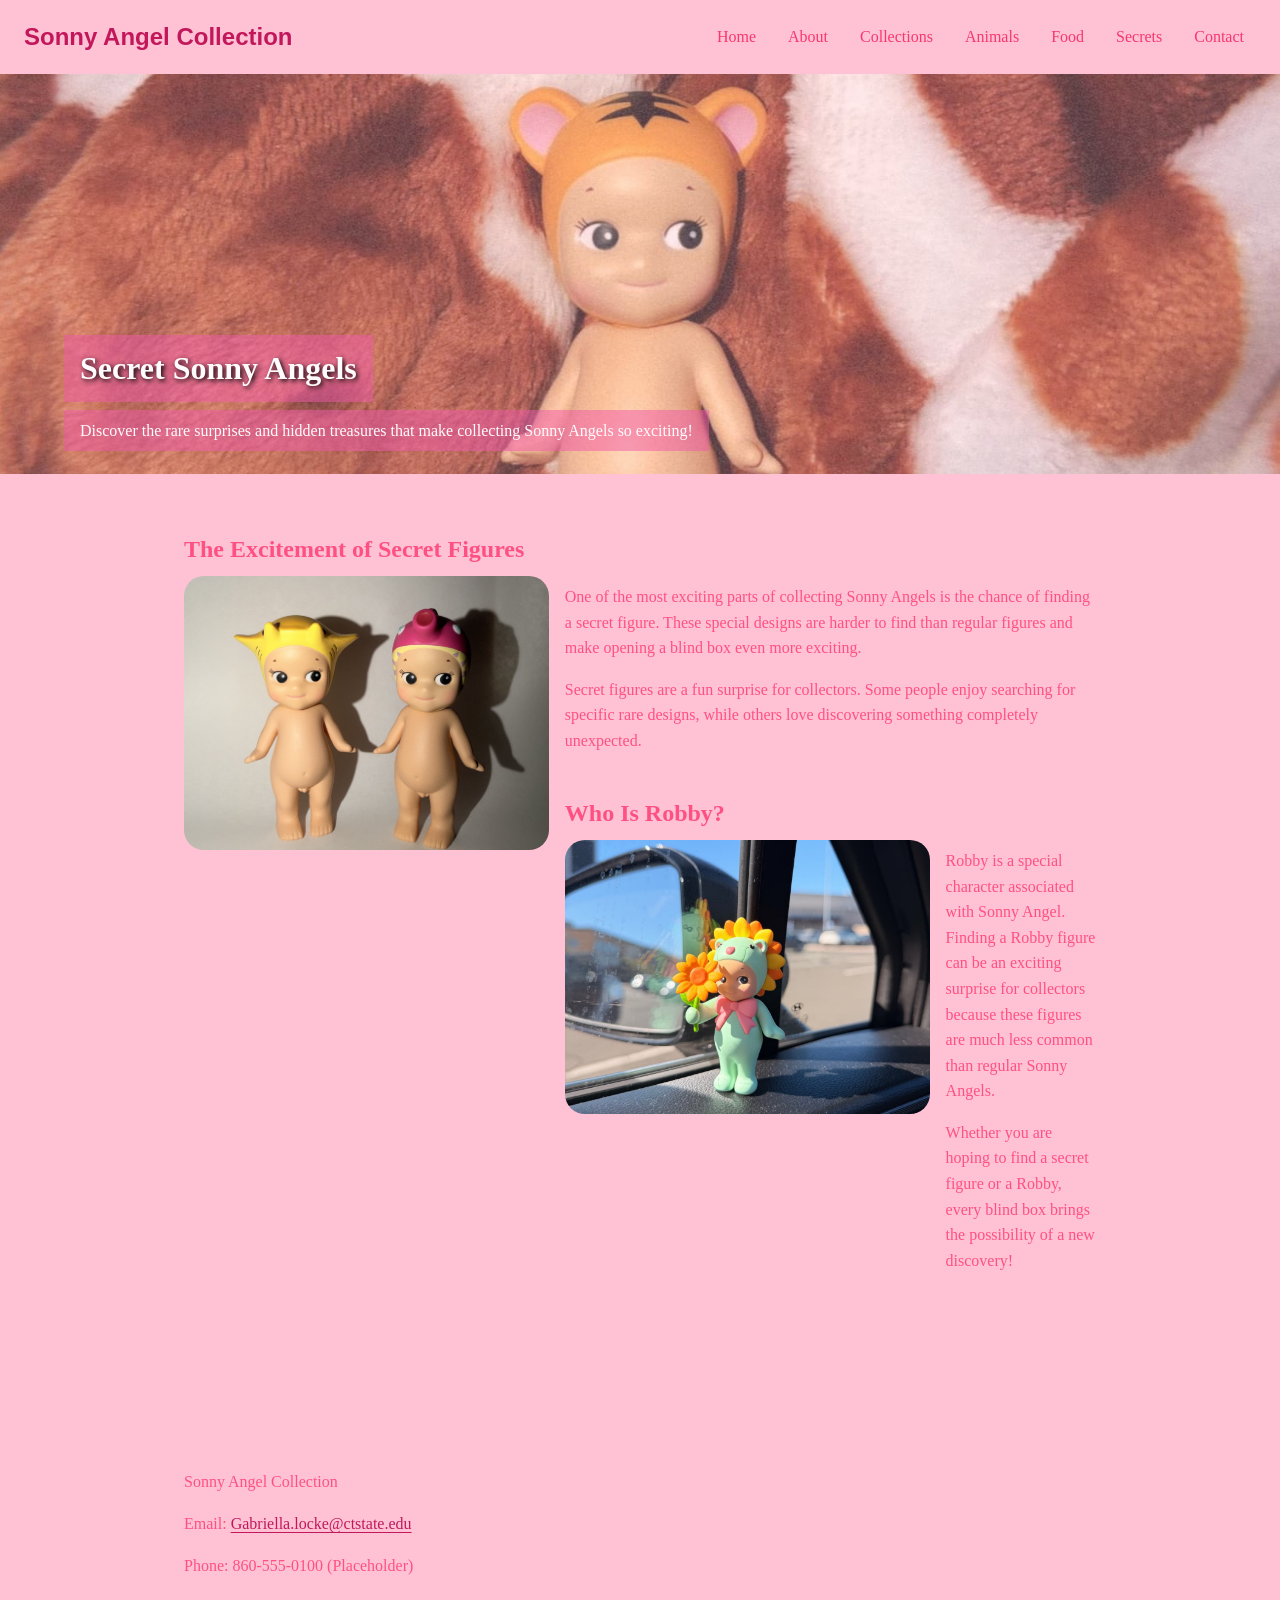
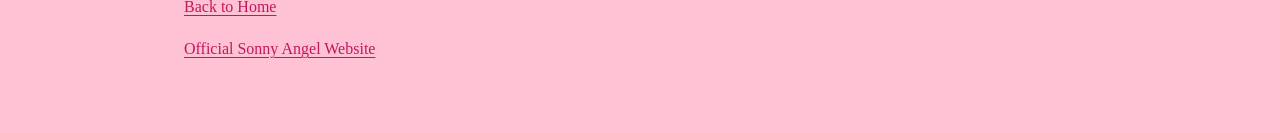
<file: secrets.html>
<!DOCTYPE html>
<html lang="en">
<head>
  <meta charset="UTF-8">
  <meta name="viewport" content="width=device-width, initial-scale=1.0">
  <title>Secrets | Sonny Angel Collection</title>
  <link rel="stylesheet" href="css/style.css">
  <script src="js/include.js" defer></script>
</head>
<body>

  <!-- PAGE TOP: shared header -->
  <div id="page-top"></div>

  <main class="page-main">

  <div class="hero">
    <img class="hero-image" src="images/tiger.jpg" alt="Sonny Angel dressed as a tiger">
    <h1 class="hero-title">Secret Sonny Angels</h1>
    <p class="hero-text">Discover the rare surprises and hidden treasures that make collecting Sonny Angels so exciting!</p>
  </div>

  <div class="wrapper">

    <section class="text-block">
      <h2 class="section-title">The Excitement of Secret Figures</h2>

      <img class="image-inline rounded-image"
           src="images/sea-sonny.jpg"
           alt="Ocean-themed Sonny Angel figure">

      <p>
        One of the most exciting parts of collecting Sonny Angels is the
        chance of finding a secret figure. These special designs are
        harder to find than regular figures and make opening a blind box
        even more exciting.
      </p>

      <p>
        Secret figures are a fun surprise for collectors. Some people
        enjoy searching for specific rare designs, while others love
        discovering something completely unexpected.
      </p>
    </section>

    <section class="text-block">
      <h2 class="section-title">Who Is Robby?</h2>

      <img class="image-inline rounded-image"
           src="images/flower-sonny.jpg"
           alt="Flower-themed Sonny Angel figure">

      <p>
        Robby is a special character associated with Sonny Angel.
        Finding a Robby figure can be an exciting surprise for collectors
        because these figures are much less common than regular Sonny Angels.
      </p>

      <p>
        Whether you are hoping to find a secret figure or a Robby,
        every blind box brings the possibility of a new discovery!
      </p>
    </section>

  </div>
</main>

  <!-- PAGE BOTTOM: shared footer -->
  <div id="page-bottom"></div>

</body>
</html>
</file>
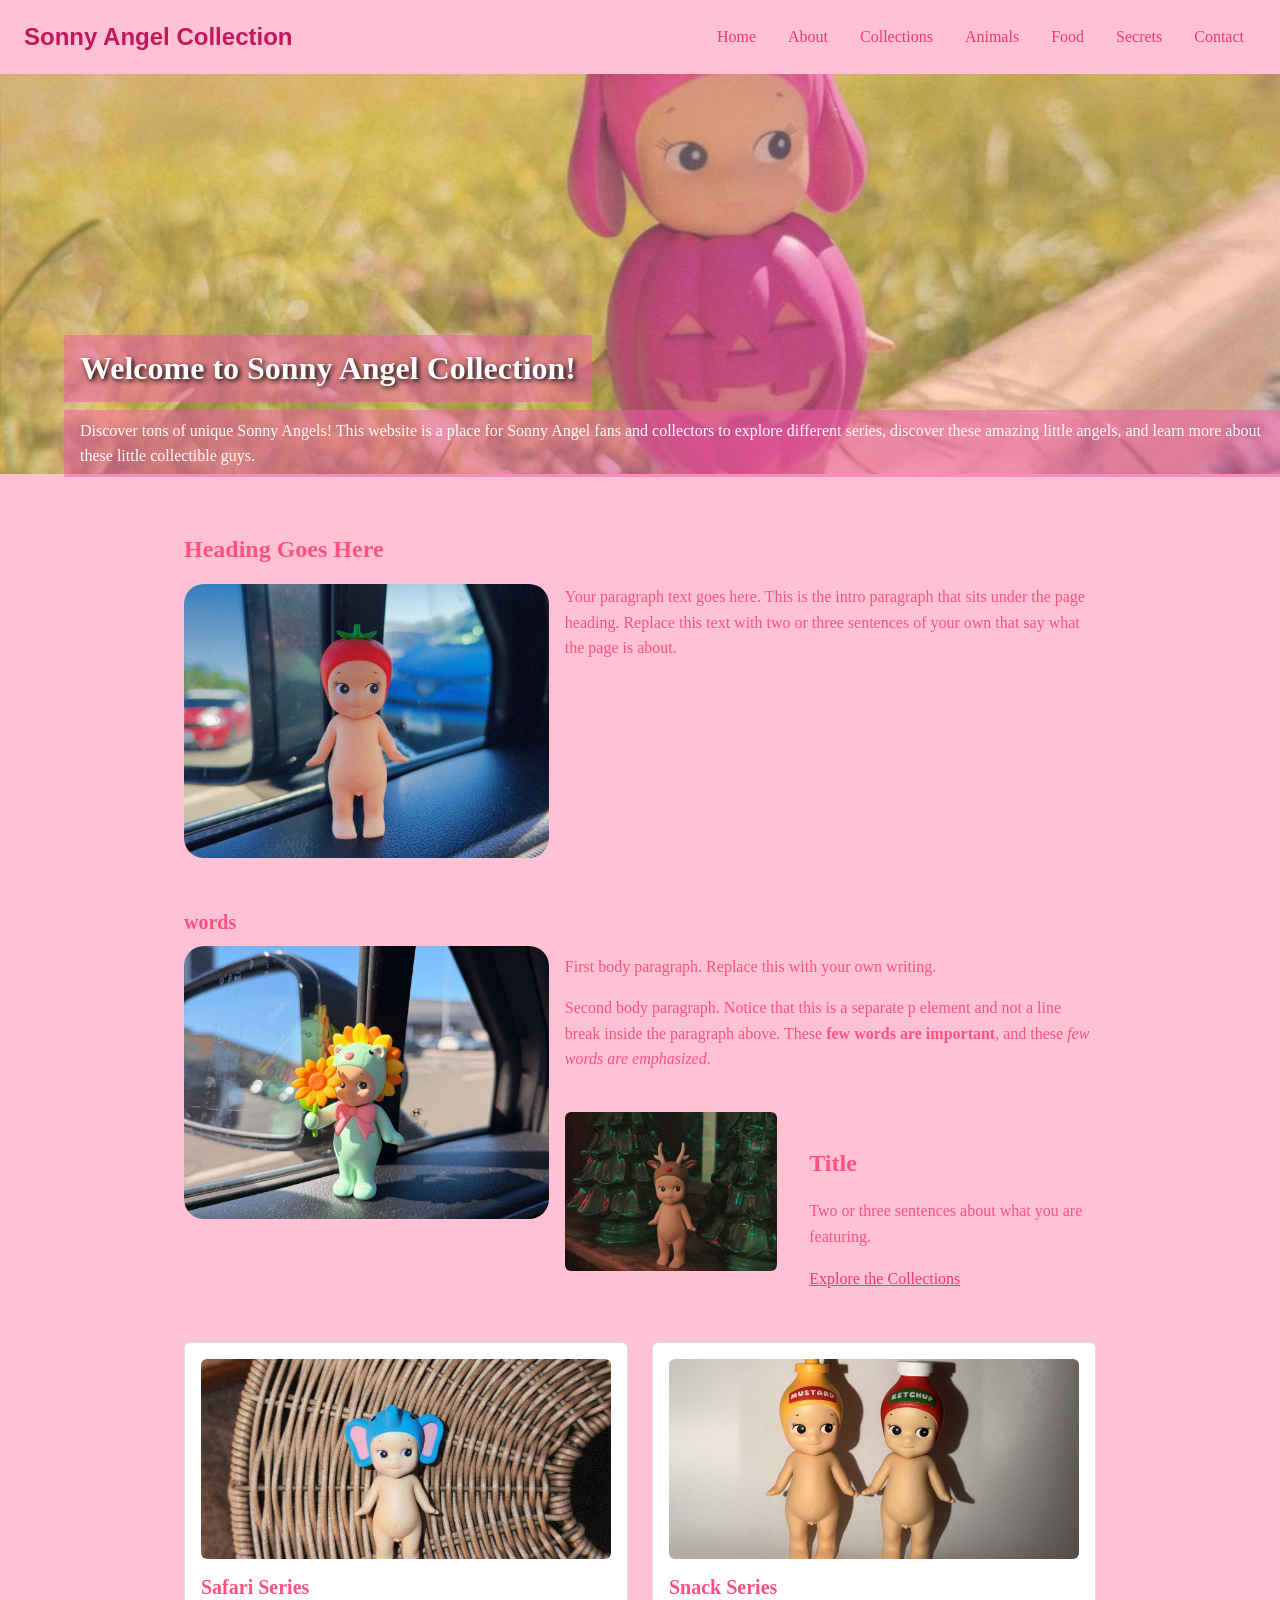
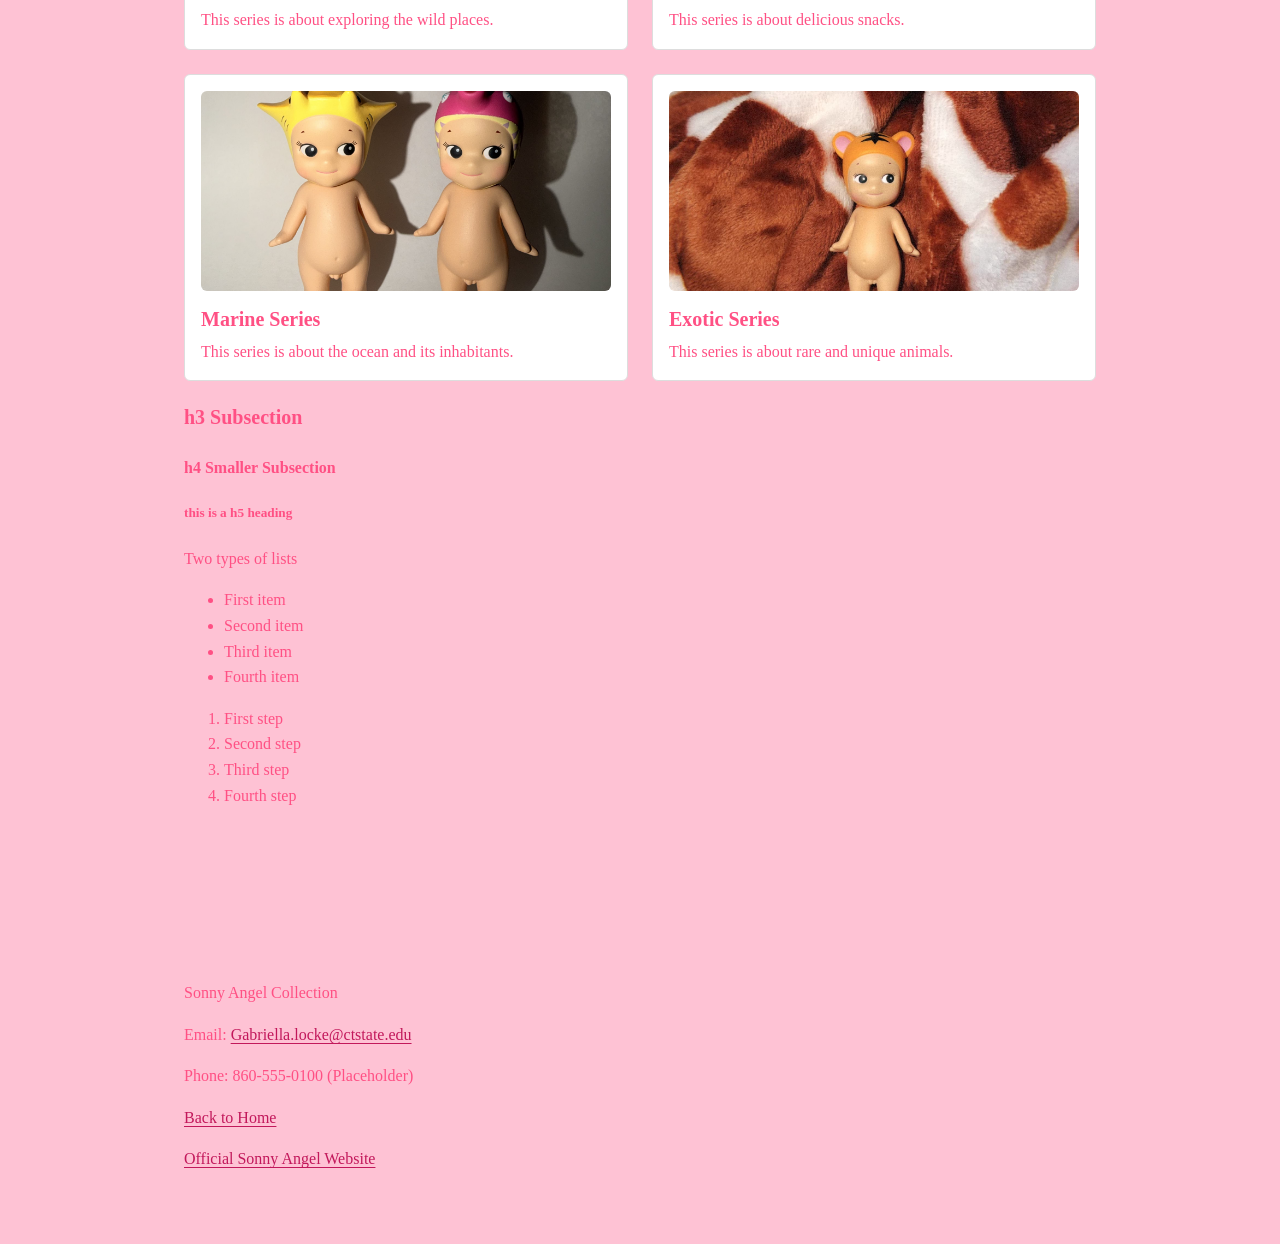
<file: template.html>
<!DOCTYPE html>
<html lang="en">
<head>
  <meta charset="UTF-8">
  <meta name="viewport" content="width=device-width, initial-scale=1">
  <title>Template Page</title>
  <link rel="stylesheet" href="css/style.css">
  <script src="js/include.js" defer></script>
</head>
<body>

  <!-- PAGE TOP: shared header gets inserted here -->
<div id="page-top"></div>
  <main class="page-main">

    <div class="hero">
      <img class="hero-image" src="images/sunny-lop.jpg" alt="">
      <h1 class="hero-title">Welcome to Sonny Angel Collection!</h1>
     <p class="hero-text">Discover tons of unique Sonny Angels! This website is a place for Sonny Angel fans and collectors to explore different series, discover these amazing little angels, and learn more about these little collectible guys.</p>
    </div>

    <div class="wrapper">

      <!-- TEXT BLOCK: heading + paragraph -->
      <section class="text-block">
        <h2 class="section-title">Heading Goes Here</h2>

        <p>
          <img class="image-inline rounded-image"
               src="images/tomato-sonny.jpg"
               alt="Tomato-themed Sonny Angel figure">
          Your paragraph text goes here. This is the intro paragraph that
          sits under the page heading. Replace this text with two or three
          sentences of your own that say what the page is about.
        </p>
      </section>

      <!-- TEXT BLOCK: subheading + body paragraphs -->
      <section class="text-block">
        <h3 class="section-title">words</h3>

        <img class="image-inline rounded-image"
             src="images/flower-sonny.jpg"
             alt="Flower-themed Sonny Angel figure">

        <p>First body paragraph. Replace this with your own writing.</p>

        <p>
          Second body paragraph. Notice that this is a separate p element
          and not a line break inside the paragraph above. These
          <strong>few words are important</strong>, and these
          <em>few words are emphasized</em>.
        </p>
      </section>

<!-- FLEX CONTAINER: image + text side by side -->
      <section class="flex-row">
        <img class="flex-media rounded-image"
             src="images/reindeer.jpg"
             alt="Sonny Angel reindeer">

        <div class="flex-text">
          <h2 class="section-title">Title</h2>
          <p>Two or three sentences about what you are featuring.</p>
          <p><a href="collections.html">Explore the Collections</a></p>
        </div>
      </section>

      <!-- GRID CONTAINER: image + text cards -->
      <section class="card-grid">

        <div class="card">
          <img class="card-image rounded-image" src="images/elephant.jpg" alt="elephant sonny angel">
          <h3 class="card-title">Safari Series</h3>
          <p class="card-text">This series is about exploring the wild places.</p>
        </div>

        <div class="card">
          <img class="card-image rounded-image" src="images/k-and-m.jpg" alt="ketchup and mustard sonny angel">
          <h3 class="card-title">Snack Series</h3>
          <p class="card-text">This series is about delicious snacks.</p>
        </div>

        <div class="card">
          <img class="card-image rounded-image" src="images/sea-sonny.jpg" alt="sea sonny angel">
          <h3 class="card-title">Marine Series</h3>
          <p class="card-text">This series is about the ocean and its inhabitants.</p>
        </div>

        <div class="card">
          <img class="card-image rounded-image" src="images/tiger.jpg" alt="tiger sonny angel">
          <h3 class="card-title">Exotic Series</h3>
          <p class="card-text">This series is about rare and unique animals.</p>
        </div>

      </section>


      <h3>h3 Subsection</h3>
      <h4>h4 Smaller Subsection</h4>
      <h5>this is a h5 heading</h5>

      <p>Two types of lists</p>

      <!-- LIST BLOCK: unordered -->
      <ul>
        <li>First item</li>
        <li>Second item</li>
        <li>Third item</li>
        <li>Fourth item</li>
      </ul>

      <!-- LIST BLOCK: ordered -->
      <ol>
        <li>First step</li>
        <li>Second step</li>
        <li>Third step</li>
        <li>Fourth step</li>
      </ol>

      <!-- LINK EXAMPLES: internal + external -->

    </div>
   </main>

  <!-- PAGE BOTTOM: shared footer gets inserted here -->
  <div id="page-bottom"></div>

</body>
</html>
</file>
<file: css/style.css>
/* ============================================
   Design direction
   Body font:     Georgia, serif
   Heading font:  Helvetica, sans-serif
   Text color:    #ff5084
   Background:    #fec2d4
   Accent:        #f83670
   Mood: bright, colorful, playful, and fun
   ============================================ */

/* --- Base and typography --- */
/* DEBUG: see the boxes. Change 1px to 0 to hide them. */
* {
  outline: 0;
}

*, *::before, *::after {
  box-sizing: border-box;
}
body {
  font-family: Georgia, "Times New Roman", serif;
  font-size: 100%;
  line-height: 1.6;
  color: #ff5084;
  background-color: #fec2d4;
  margin: 0;
}

h1   { font-size: 2rem; }
h2   { font-size: 1.5rem; }
h3   { font-size: 1.25rem; }
h4   { font-size: 1rem; }

a { color: #f83670; }
a:hover { color: #f5f8fb; }

/* --- Wrapper --- */
.wrapper {
  width: 80%;
  margin: 0 auto;
  max-width: 960px;
  padding: 24px;
}


/* --- Header and nav --- */

.site-header {
  display: flex;
  justify-content: space-between;
  align-items: center;
  gap: 2em;
  flex-wrap: wrap;
  background-color: #fec2d4;
  padding: 16px 24px;
}

/* --- Logo --- */

.site-header .logo {
  font-family: Helvetica, Arial, sans-serif;
  font-size: 1.5rem;
  font-weight: bold;
  color: #c2185b;
  text-decoration: none;
}

.site-header .logo:hover {
  color: #f83670;
}

/* --- Navigation --- */

.nav-list {
  display: flex;
  flex-wrap: wrap;
  gap: 8px;
  list-style: none;
  margin: 0;
  padding: 0;
}

.nav-link {
  display: inline-block;
  padding: 8px 12px;
  border-radius: 6px;
  text-decoration: none;
  color: #f83670;
}

.nav-link:hover {
  background-color: #fce4ec;
}
/* --- HAMBURGER: hidden on wide screens --- */
#nav-toggle {
  display: none;
}

.hamburger {
  display: none;
  flex-direction: column;
  justify-content: space-between;
  width: 30px;
  height: 22px;
  cursor: pointer;
}

.hamburger span {
  display: block;
  height: 3px;
  background-color: #c2185b;
  border-radius: 3px;
  transition: transform 0.3s ease, opacity 0.3s ease;
}

/* --- HAMBURGER: the X when the menu is open --- */
#nav-toggle:checked + .hamburger span:nth-child(1) {
  transform: translateY(9.5px) rotate(45deg);
}

#nav-toggle:checked + .hamburger span:nth-child(2) {
  opacity: 0;
}

#nav-toggle:checked + .hamburger span:nth-child(3) {
  transform: translateY(-9.5px) rotate(-45deg);
}

/* --- Hero --- */

.hero {
  position: relative;
}

.hero-image {
  width: 100%;
  height: 400px;
  object-fit: cover;
  display: block;
  opacity: 0.7;
}

.hero-title {
  position: absolute;
  top: 60%;
  left: 5%;
  color: #fffbfc;
  font-size: 2rem;
}

.hero-text {
  position: absolute;
  top: 80%;
  left: 5%;
  color: #fffbfc;
}

.hero h1 {
  text-shadow: 2px 2px 5px black;
}

.hero-title,
.hero-text {
  background-color: rgba(241, 91, 169, 0.5);
  padding: 8px 16px;
}

/* --- Text blocks --- */
.section-title {
  margin: 32px 0 8px;   /* top, left and right, bottom */
}
img {
  max-width: 100%;
}
.image-inline {
  float: left;
  width: 40%;
  max-width: 100%;
  margin: 0 1em 0.5em 0;
  border-radius: 6px;
}
.rounded-image {
  border-radius: 20px;
}
.text-block {
  margin-bottom: 40px;
}

p {display: flow-root;}
/* FLEX CONTAINER: image + text side by side */
.flex-row {
  display: flex;
  gap: 2em;
  margin-bottom: 35px;
  align-items: flex-start;
}
.flex-media {
  width: 40%;
  height: auto;
  border-radius: 6px;
}
.flex-text {
  flex: 1;
  min-width: 0;
}
/* GRID CONTAINER: image + text cards */
.card-grid {
  display: grid;
  grid-template-columns: repeat(2, minmax(0, 1fr));
  gap: 24px;
  width: 100%;
  max-width: 100%;
  min-width: 0;
}

.card {
  min-width: 0;
  width: 100%;
  padding: 16px;
  background-color: #ffffff;
  border: 1px solid #dddddd;
  border-radius: 6px;
  overflow-wrap: anywhere;
}

.card-image {
  display: block;
  width: 100%;
  max-width: 100%;
  height: 200px;
  object-fit: cover;
  border-radius: 6px;
}

.card-title {
  margin: 12px 0 4px;
}

.card-text {
  margin: 0;
}

@media (max-width: 500px) {
  .card-grid {
    grid-template-columns: 1fr;
  }
}

/* --- Lists --- */


/* --- Links --- */



/* --- Footer --- */
.site-footer {
  margin-top: 60px;
  padding: 32px 0;
  background-color: #fec2d4;
}

.site-footer a {
  color: #c2185b;
  text-decoration: underline;
  text-underline-offset: 3px;
}

.site-footer a:hover {
  color: #fce4ec;
}

/* ============================================
   FORM STYLES
   ============================================ */

form {
  max-width: 500px;
  margin: auto;
  background-color: #fff0f5;
  border: 2px solid #f83670;
  border-radius: 15px;
  padding: 25px;
}

label {
  display: block;
  margin-top: 20px;
  font-weight: bold;
  color: #c2185b;
}

input {
  width: 90%;
  padding: 10px;
  margin-top: 6px;
  border: 1px solid #f83670;
  border-radius: 8px;
  font-size: 16px;
}

textarea {
  width: 90%;
  max-width: 100%;
  padding: 10px;
  margin-top: 6px;
  border: 1px solid #f83670;
  border-radius: 8px;
  font-size: 16px;
  font-family: inherit;
}

.phone {
  width: 60%;
}

form button {
  display: block;
  margin-top: 20px;
  background-color: #f83670;
  color: white;
  padding: 12px 25px;
  border: none;
  border-radius: 10px;
  font-size: 16px;
  font-weight: bold;
  cursor: pointer;
}

form button:hover {
  background-color: #c2185b;
}

input:user-invalid {
  border: 2px solid red;
}

/* Radio button styling */
input[type="radio"] {
  width: auto;
  margin: 0 6px 0 0;
  accent-color: #f83670;
  vertical-align: middle;
}

input[type="radio"] + label {
  display: inline;
  margin: 0 20px 0 0;
}
/* ============================================
   POP-UPS
   ============================================ */

.pop-thumb {
  display: block;
  width: 100%;
  height: auto;
  border: none;
  padding: 0;
  margin: 0;
  background: none;
  border-radius: 0;
  cursor: pointer;
}

.pop-up {
  border: none;
  padding: 0;
  background: transparent;
  margin: auto;
  max-width: 90vw;
  max-height: 85vh;
  overflow: auto;
}

.pop-up::backdrop {
  background: rgba(0, 0, 0, 0.6);
}

.pop-up img {
  display: block;
  max-width: 90vw;
  max-height: 85vh;
}

/* --- Information pop-up --- */
.pop-info {
  width: 80vw;
  max-width: 700px;
  max-height: 85vh;
  overflow: auto;
  margin: auto;
  padding: 30px;
  border: none;
  border-radius: 15px;
  background-color: #ffffff;
  color: #ff5084;
  font-family: Georgia, "Times New Roman", serif;
}

.pop-info::backdrop {
  background: rgba(0, 0, 0, 0.6);
}

/* --- Information pop-up buttons --- */
.pop-button,
.pop-close {
  background-color: #f83670;
  color: white;
  padding: 12px 20px;
  border: none;
  border-radius: 10px;
  font-size: 16px;
  font-weight: bold;
  cursor: pointer;
}

.pop-button:hover,
.pop-close:hover {
  background-color: #c2185b;
}

.pop-close {
  margin-top: 12px;
}
/* --- Small screen navigation --- */
@media (max-width: 500px) {
  .nav-link {
    padding: 6px 8px;
    font-size: 0.9rem;
  }
}
/* ============================================
   MOBILE: 768px and narrower
   ============================================ */

@media (max-width: 768px) {

  /* Logo left, hamburger right */
  .site-header {
  justify-content: space-between;
  flex-wrap: wrap;
  padding-left: 20px;
  padding-right: 20px;
}

  /* Show the hamburger */
  .hamburger {
    display: flex;
  }

  /* Hide the navigation */
  .site-nav {
    display: none;
    flex-basis: 100%;
  }

  /* Show navigation when checkbox is checked */
  #nav-toggle:checked ~ .site-nav {
    display: block;
  }

  /* Stack the navigation links */
  .nav-list {
    flex-direction: column;
  }

  /* Style the dropdown menu */
  .site-nav {
    background-color: #fce4ec;
    padding: 12px;
    border-radius: 10px;
    margin-top: 12px;
  }

  .nav-link {
    display: block;
    padding: 10px 12px;
    border-bottom: 1px solid #f8a8c2;
  }

  /* Make the content fit better on phones */
  .wrapper {
    width: 100%;
    padding: 16px;
  }

  /* Make the hero image shorter on phones */
  .hero-image {
    height: 300px;
  }

  /* Adjust hero text for smaller screens */
  .hero-title {
    top: 42%;
    font-size: 1.35rem;
  }

  .hero-text {
    top: 68%;
    font-size: 0.9rem;
  }

  /* Stack feature image and text on mobile */
  .flex-row {
    flex-direction: column;
  }

  .flex-media {
    width: 100%;
  }

  /* Stop floated images from squeezing text */
  .image-inline {
    float: none;
    display: block;
    width: 100%;
    margin-right: 0;
  }

}
</file>
